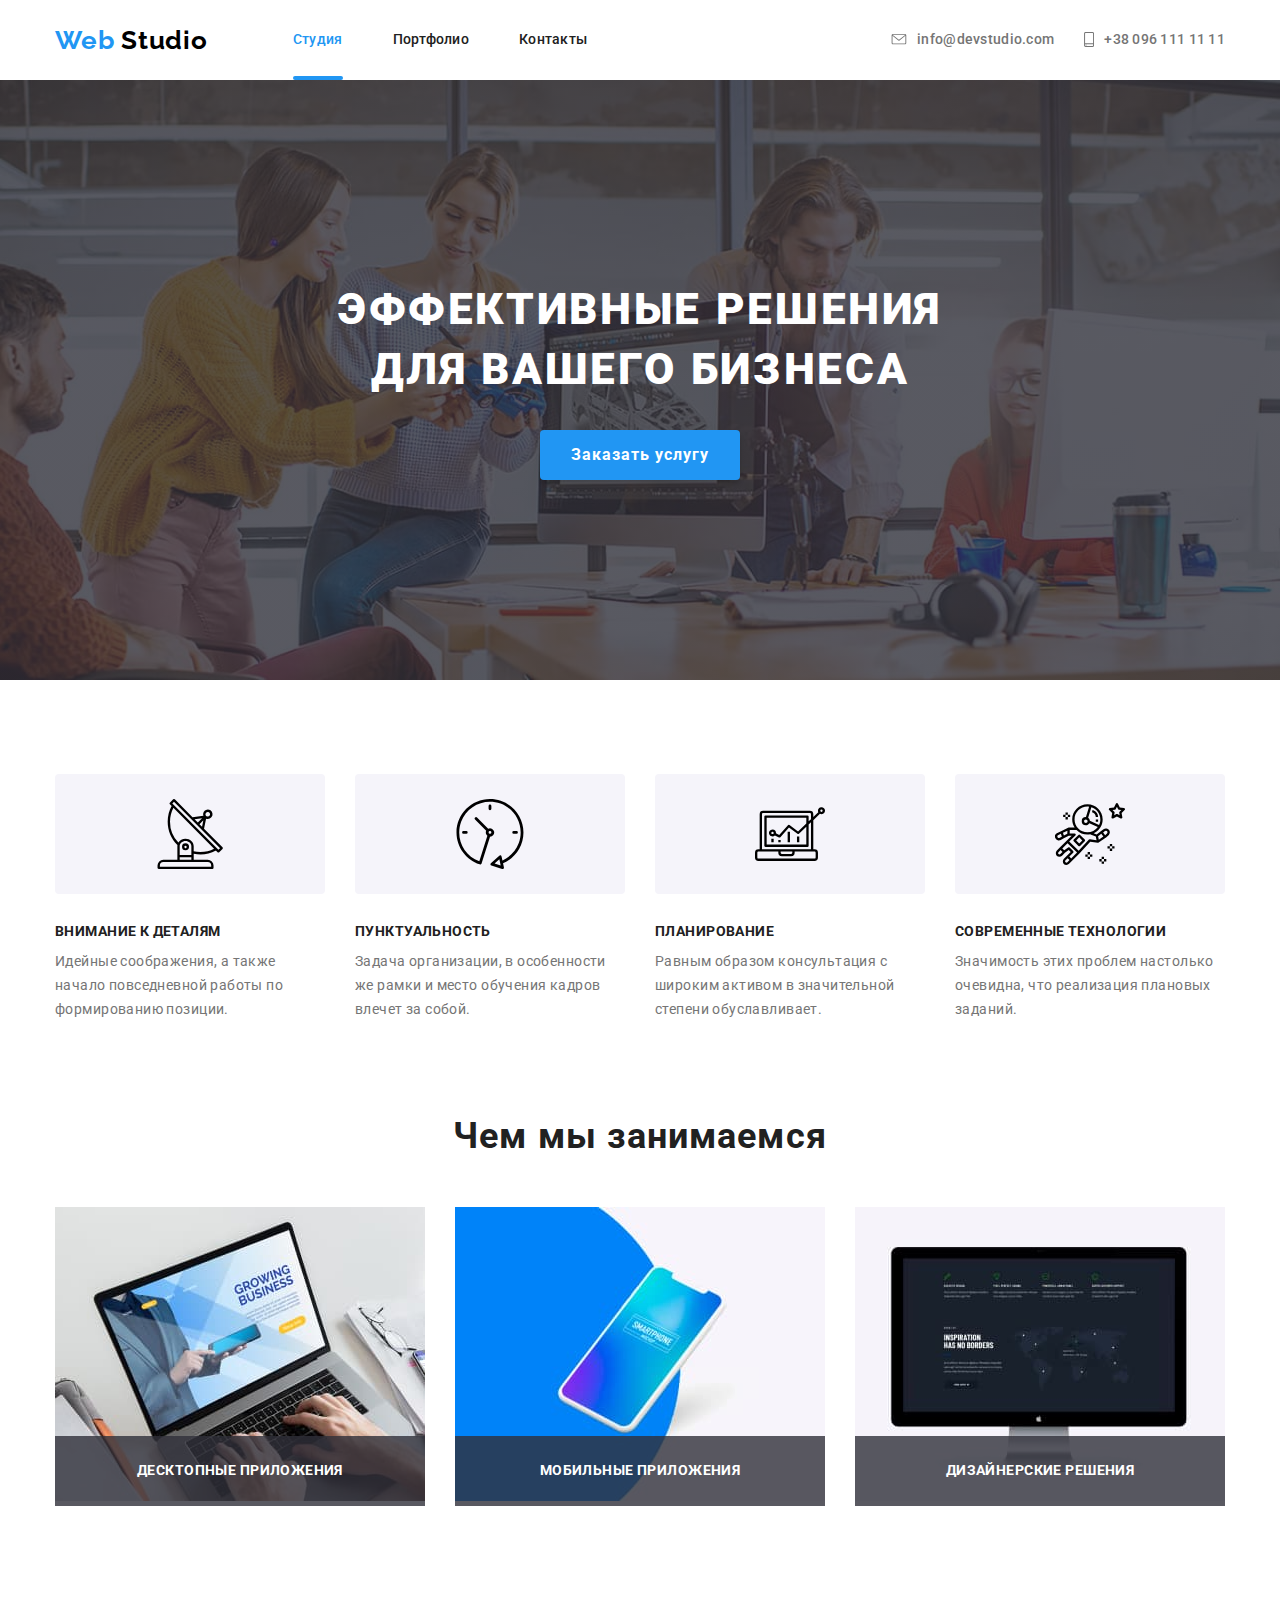
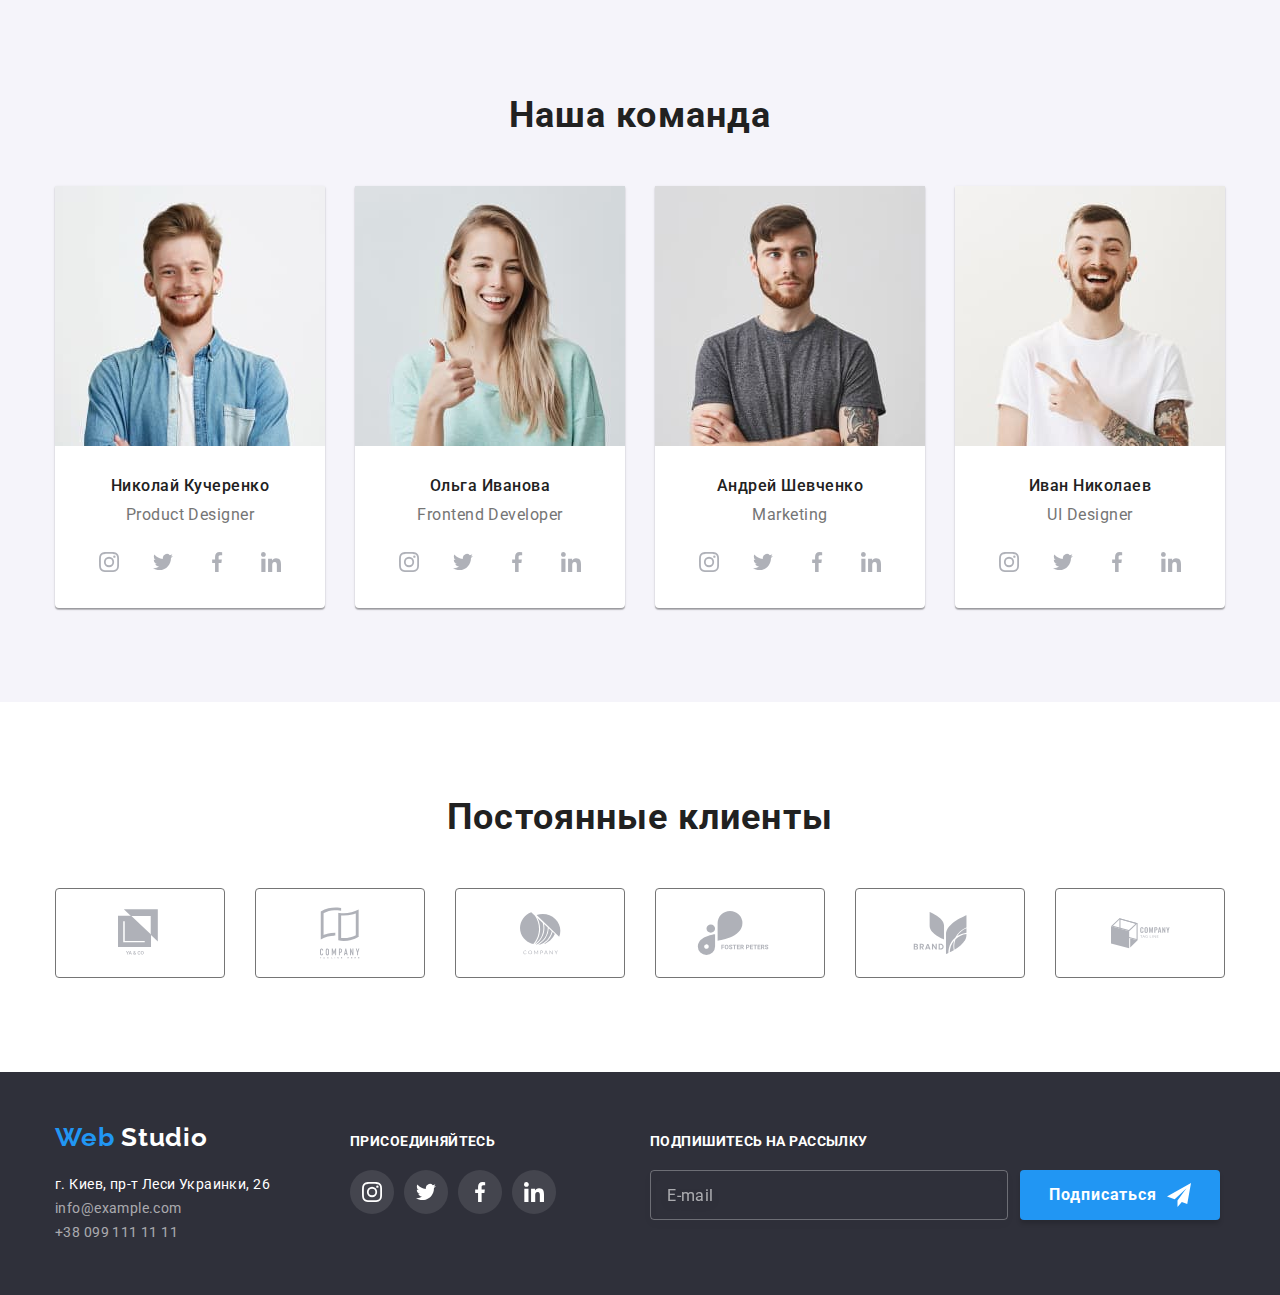
<file: index.html>
<!DOCTYPE html>
<html lang="ru">
  <head>
    <meta charset="UTF-8" />
    <meta name="viewport" content="width=device-width, initial-scale=1.0" />
    <title>Веб студия</title>
    <link
      href="https://fonts.googleapis.com/css2?family=Raleway:wght@700&family=Roboto:wght@400;500;700;900&display=swap"
      rel="stylesheet"
    />
    <link rel="stylesheet" href="./css/normalize.css" />
    <link rel="stylesheet" href="./css/styles.css" />
  </head>

  <body>
    <!--Навигация-->
    <header class="header">
      <div class="header-box container">
        <nav class="header-nav">
          <a class="logo link" href="./index.html" lang="en"
            ><span class="logo-first">Web</span> Studio</a
          >
          <ul class="site-nav list">
            <li class="site-item">
              <a class="site-link link current" href="./index.html">Студия</a>
            </li>
            <li class="site-item">
              <a class="site-link link" href="./portfolio.html">Портфолио</a>
            </li>
            <li class="site-item">
              <a class="site-link link" href="">Контакты</a>
            </li>
          </ul>
        </nav>
        <ul class="adress-nav list">
          <li class="adress-item">
            <a class="adress-link link" href="mailto:info@devstudio.com">
              <svg class="adress-envelope">
                <use href="./img/sprite.svg#envelope"></use>
              </svg>
              info@devstudio.com</a
            >
          </li>
          <li class="adress-item">
            <a class="adress-link link" href="tel:+380961111111">
              <svg class="adress-smartphone">
                <use href="./img/sprite.svg#smartphone"></use>
              </svg>
              +38 096 111 11 11</a
            >
          </li>
        </ul>
      </div>
    </header>
    <main>
      <!--Секция "герой" -->
      <section class="hero">
        <div class="hero-type">
          <h1 class="section-hero">
            Эффективные решения<br />
            для вашего бизнеса
          </h1>
          <button class="button" data-modal-open>Заказать услугу</button>
          <div class="backdrop is-hidden" data-modal>
            <div class="modal">
              <button class="close-button" type="button" data-modal-close>
                <svg class="close-button-icon">
                  <use href="./img/sprite.svg#close-btn"></use>
                </svg>
              </button>
              <b class="invitation">Оставьте свои данные, мы вам перезвоним</b>
              <form action="#" class="order">
                <label class="order-label"
                  ><input
                    class="order-input"
                    type="text"
                    name="name"
                    placeholder=" "
                  /><span class="order-text">Имя</span>
                  <svg class="order-icon">
                    <use href="./img/sprite.svg#person"></use>
                  </svg>
                </label>
                <label class="order-label">
                  <input
                    class="order-input"
                    type="tel"
                    name="tel"
                    placeholder=" "
                  /><span class="order-text">Телефон</span>
                  <svg class="order-icon">
                    <use href="./img/sprite.svg#call"></use>
                  </svg>
                </label>
                <label class="order-label"
                  ><input
                    class="order-input"
                    type="email"
                    name="e-mail"
                    placeholder=" "
                  /><span class="order-text">Почта</span>
                  <svg class="order-icon">
                    <use href="./img/sprite.svg#mail-us"></use>
                  </svg>
                </label>
                <label class="comments">
                  <textarea
                    class="comments-area"
                    name="comments"
                    id="comments"
                    placeholder=" "
                  ></textarea>
                  <span class="comments-text">Комментарий</span>
                </label>
                <label class="checkbox">
                  <input
                    class="checkbox-input"
                    type="checkbox"
                    name="checkbox"
                    value="confirm"
                  />
                  <span class="checkbox-custom-made">
                    <svg class="checkbox-icon">
                      <use href="./img/sprite.svg#checked"></use>
                    </svg>
                  </span>
                  <span class="checkbox-text"
                    >Соглашаюсь с рассылкой и принимаю</span
                  >
                  <a class="link" href=""
                    ><span class="checkbox-link">Условия договора</span></a
                  >
                </label>
                <button class="button" type="submit">
                  Отправить
                </button>
              </form>
            </div>
          </div>
        </div>
      </section>

      <!--Преимущества-->
      <section class="advantage container">
        <h2 hidden>Преимущества</h2>
        <!--Абзац использовала для того, чтобы его потом скрыть. Как в видео у Александра.-->
        <ul class="advantage-list list">
          <li class="advantage-list-item">
            <div class="advantage-picture">
              <svg class="picture-antenna">
                <use href="./img/sprite.svg#antenna"></use>
              </svg>
            </div>
            <h3 class="advantage-title">Внимание к деталям</h3>
            <p class="advantage-text">
              Идейные соображения, а также начало повседневной работы по
              формированию позиции.
            </p>
          </li>

          <li class="advantage-list-item">
            <div class="advantage-picture">
              <svg class="picture-clock">
                <use href="./img/sprite.svg#clock"></use>
              </svg>
            </div>
            <h3 class="advantage-title">Пунктуальность</h3>
            <p class="advantage-text">
              Задача организации, в особенности же рамки и место обучения кадров
              влечет за собой.
            </p>
          </li>

          <li class="advantage-list-item">
            <div class="advantage-picture">
              <svg class="picture-diagram">
                <use href="./img/sprite.svg#diagram"></use>
              </svg>
            </div>
            <h3 class="advantage-title">Планирование</h3>
            <p class="advantage-text">
              Равным образом консультация с широким активом в значительной
              степени обуславливает.
            </p>
          </li>

          <li class="advantage-list-item">
            <div class="advantage-picture">
              <svg class="picture-astronaut">
                <use href="./img/sprite.svg#astronaut"></use>
              </svg>
            </div>
            <h3 class="advantage-title">Современные технологии</h3>
            <p class="advantage-text">
              Значимость этих проблем настолько очевидна, что реализация
              плановых заданий.
            </p>
          </li>
        </ul>
      </section>

      <!--Род деятельности-->
      <section class="activity container">
        <h2 class="activity-title">Чем мы занимаемся</h2>

        <ul class="activity-list list">
          <li class="activity-list-item">
            <img
              src="./img/laptop.jpg"
              alt="Ноутбук"
              width="370"
              height="294"
            />
            <h3 class="activity-type">Десктопные приложения</h3>
          </li>

          <li class="activity-list-item">
            <img
              src="./img/mobile-phone.jpg"
              alt="Мобильный телефон"
              width="370"
              height="294"
            />
            <h3 class="activity-type">Мобильные приложения</h3>
          </li>

          <li class="activity-list-item">
            <img
              src="./img/pc.jpg"
              alt="Стационарный компьютер"
              width="370"
              height="294"
            />
            <h3 class="activity-type">Дизайнерские решения</h3>
          </li>
        </ul>
      </section>

      <!--Команда-->
      <section class="team">
        <div class="container">
          <h2 class="team-title">Наша команда</h2>
          <ul class="team-list list">
            <li class="team-list-item">
              <img
                class="picture"
                src="./img/Nikolay.jpg"
                alt="Николай"
                width="270"
                height="260"
              />
              <h3 class="team-name">Николай Кучеренко</h3>
              <p class="team-position" lang="en">Product Designer</p>
              <ul class="socialnetworks list">
                <li class="socialnetworks-item">
                  <a
                    class="socialnetworks-link"
                    href="https://www.instagram.com/?hl=ru"
                    aria-label="Инстаграм"
                  >
                    <svg class="socialnetworks-icon">
                      <use href="./img/sprite.svg#instagram"></use>
                    </svg>
                  </a>
                </li>
                <li class="socialnetworks-item">
                  <a
                    class="socialnetworks-link"
                    href="https://twitter.com/explore"
                    aria-label="Твиттер"
                  >
                    <svg class="socialnetworks-icon">
                      <use href="./img/sprite.svg#twitter"></use>
                    </svg>
                  </a>
                </li>
                <li class="socialnetworks-item">
                  <a
                    class="socialnetworks-link"
                    href="https://www.facebook.com/"
                    aria-label="Фейсбук"
                  >
                    <svg class="socialnetworks-icon">
                      <use href="./img/sprite.svg#facebook"></use>
                    </svg>
                  </a>
                </li>
                <li class="socialnetworks-item">
                  <a
                    class="socialnetworks-link"
                    href="https://www.linkedin.com/"
                    aria-label="ЛинкдИн"
                  >
                    <svg class="socialnetworks-icon">
                      <use href="./img/sprite.svg#linkedin"></use>
                    </svg>
                  </a>
                </li>
              </ul>
            </li>

            <li class="team-list-item">
              <img
                class="picture"
                src="./img/Olga.jpg"
                alt="Ольга"
                width="270"
                height="260"
              />
              <h3 class="team-name">Ольга Иванова</h3>
              <p class="team-position" lang="en">Frontend Developer</p>
              <ul class="socialnetworks list">
                <li class="socialnetworks-item">
                  <a
                    class="socialnetworks-link"
                    href="https://www.instagram.com/?hl=ru"
                    aria-label="Инстаграм"
                  >
                    <svg class="socialnetworks-icon">
                      <use href="./img/sprite.svg#instagram"></use>
                    </svg>
                  </a>
                </li>
                <li class="socialnetworks-item">
                  <a
                    class="socialnetworks-link"
                    href="https://twitter.com/explore"
                    aria-label="Твиттер"
                  >
                    <svg class="socialnetworks-icon">
                      <use href="./img/sprite.svg#twitter"></use>
                    </svg>
                  </a>
                </li>
                <li class="socialnetworks-item">
                  <a
                    class="socialnetworks-link"
                    href="https://www.facebook.com/"
                    aria-label="Фейсбук"
                  >
                    <svg class="socialnetworks-icon">
                      <use href="./img/sprite.svg#facebook"></use>
                    </svg>
                  </a>
                </li>
                <li class="socialnetworks-item">
                  <a
                    class="socialnetworks-link"
                    href="https://www.linkedin.com/"
                    aria-label="ЛинкдИн"
                  >
                    <svg class="socialnetworks-icon">
                      <use href="./img/sprite.svg#linkedin"></use>
                    </svg>
                  </a>
                </li>
              </ul>
            </li>

            <li class="team-list-item">
              <img
                class="picture"
                src="./img/Andrey.jpg"
                alt="Андрей"
                width="270"
                height="260"
              />
              <h3 class="team-name">Андрей Шевченко</h3>
              <p class="team-position" lang="en">Marketing</p>
              <ul class="socialnetworks list">
                <li class="socialnetworks-item">
                  <a
                    class="socialnetworks-link"
                    href="https://www.instagram.com/?hl=ru"
                    aria-label="Инстаграм"
                  >
                    <svg class="socialnetworks-icon">
                      <use href="./img/sprite.svg#instagram"></use>
                    </svg>
                  </a>
                </li>
                <li class="socialnetworks-item">
                  <a
                    class="socialnetworks-link"
                    href="https://twitter.com/explore"
                    aria-label="Твиттер"
                  >
                    <svg class="socialnetworks-icon">
                      <use href="./img/sprite.svg#twitter"></use>
                    </svg>
                  </a>
                </li>
                <li class="socialnetworks-item">
                  <a
                    class="socialnetworks-link"
                    href="https://www.facebook.com/"
                    aria-label="Фейсбук"
                  >
                    <svg class="socialnetworks-icon">
                      <use href="./img/sprite.svg#facebook"></use>
                    </svg>
                  </a>
                </li>
                <li class="socialnetworks-item">
                  <a
                    class="socialnetworks-link"
                    href="https://www.linkedin.com/"
                    aria-label="ЛинкдИн"
                  >
                    <svg class="socialnetworks-icon">
                      <use href="./img/sprite.svg#linkedin"></use>
                    </svg>
                  </a>
                </li>
              </ul>
            </li>

            <li class="team-list-item">
              <img
                class="picture"
                src="./img/Ivan.jpg"
                alt="Иван"
                width="270"
                height="260"
              />
              <h3 class="team-name">Иван Николаев</h3>
              <p class="team-position" lang="en">UI Designer</p>
              <ul class="socialnetworks list">
                <li class="socialnetworks-item">
                  <a
                    class="socialnetworks-link"
                    href="https://www.instagram.com/?hl=ru"
                    aria-label="Инстаграм"
                  >
                    <svg class="socialnetworks-icon">
                      <use href="./img/sprite.svg#instagram"></use>
                    </svg>
                  </a>
                </li>
                <li class="socialnetworks-item">
                  <a
                    class="socialnetworks-link"
                    href="https://twitter.com/explore"
                    aria-label="Твиттер"
                  >
                    <svg class="socialnetworks-icon">
                      <use href="./img/sprite.svg#twitter"></use>
                    </svg>
                  </a>
                </li>
                <li class="socialnetworks-item">
                  <a
                    class="socialnetworks-link"
                    href="https://www.facebook.com/"
                    aria-label="Фейсбук"
                  >
                    <svg class="socialnetworks-icon">
                      <use href="./img/sprite.svg#facebook"></use>
                    </svg>
                  </a>
                </li>
                <li class="socialnetworks-item">
                  <a
                    class="socialnetworks-link"
                    href="https://www.linkedin.com/"
                    aria-label="ЛинкдИн"
                  >
                    <svg class="socialnetworks-icon">
                      <use href="./img/sprite.svg#linkedin"></use>
                    </svg>
                  </a>
                </li>
              </ul>
            </li>
          </ul>
        </div>
      </section>

      <!--Постоянные клиенты-->
      <section class="clients container">
        <h2 class="clients-title">Постоянные клиенты</h2>
        <ul class="clients-list list">
          <li class="clients-list-item">
            <a class="clients-link" href="" aria-label="иконка клиента"
              ><svg class="clients-icon" width="44" height="49">
                <use href="./img/sprite.svg#logo1"></use>
              </svg>
            </a>
          </li>

          <li class="clients-list-item">
            <a class="clients-link" href="" aria-label="иконка клиента">
              <svg class="clients-icon" width="40" height="52">
                <use href="./img/sprite.svg#logo2"></use>
              </svg>
            </a>
          </li>

          <li class="clients-list-item">
            <a class="clients-link" href="" aria-label="иконка клиента">
              <svg class="clients-icon" width="41" height="43">
                <use href="./img/sprite.svg#logo3"></use>
              </svg>
            </a>
          </li>

          <li class="clients-list-item">
            <a class="clients-link" href="" aria-label="иконка клиента">
              <svg class="clients-icon" width="88" height="45">
                <use href="./img/sprite.svg#logo4"></use>
              </svg>
            </a>
          </li>

          <li class="clients-list-item">
            <a class="clients-link" href="" aria-label="иконка клиента">
              <svg class="clients-icon" width="80" height="42">
                <use href="./img/sprite.svg#logo5"></use>
              </svg>
            </a>
          </li>

          <li class="clients-list-item">
            <a class="clients-link" href="" aria-label="иконка клиента">
              <svg class="clients-icon" width="59" height="47">
                <use href="./img/sprite.svg#logo6"></use>
              </svg>
            </a>
          </li>
        </ul>
      </section>
    </main>
    <!--Подвал-->
    <footer class="basement">
      <div class="basement-nav container">
        <div class="basement-name">
          <a class="basement-logo" href="./index.html" lang="en"
            ><span class="logo-first">Web</span> Studio</a
          >
          <address class="address">
            <span class="basement-adress">г. Киев, пр-т Леси Украинки, 26</span
            ><br />
            <span class="basement-mail">info@example.com</span><br />
            <span class="basement-number">+38 099 111 11 11</span>
          </address>
        </div>

        <div class="join">
          <b class="basement-join">Присоединяйтесь</b>
          <ul class="join-us list">
            <li class="join-us-link">
              <a class="join-us-tag" href="" aria-label="Инстаграмм">
                <svg class="join-us-icon">
                  <use href="./img/sprite.svg#instagram"></use>
                </svg>
              </a>
            </li>
            <li class="join-us-link">
              <a class="join-us-tag" href="" aria-label="Твиттер">
                <svg class="join-us-icon">
                  <use href="./img/sprite.svg#twitter"></use>
                </svg>
              </a>
            </li>
            <li class="join-us-link">
              <a class="join-us-tag" href="" aria-label="Фейсбук">
                <svg class="join-us-icon">
                  <use href="./img/sprite.svg#facebook"></use>
                </svg>
              </a>
            </li>
            <li class="join-us-link">
              <a class="join-us-tag" href="" aria-label="ЛинкдИн">
                <svg class="join-us-icon">
                  <use href="./img/sprite.svg#linkedin"></use>
                </svg>
              </a>
            </li>
          </ul>
        </div>
        <form class="mail-send" action="#">
          <b class="mail-title">Подпишитесь на рассылку</b>
          <div class="mail-container">
            <label class="mail-label"
              ><input
                class="mail-input"
                type="email"
                name="e-mail"
                placeholder="E-mail"
              />
            </label>
            <button class="button mail-button" type="submit">
              <span class="mail-subscribe">Подписаться</span>
              <svg class="mail-icon">
                <use href="./img/sprite.svg#subscribe"></use>
              </svg>
            </button>
          </div>
        </form>
      </div>
    </footer>
    <script src="./js/modal.js"></script>
  </body>
</html>
</file>
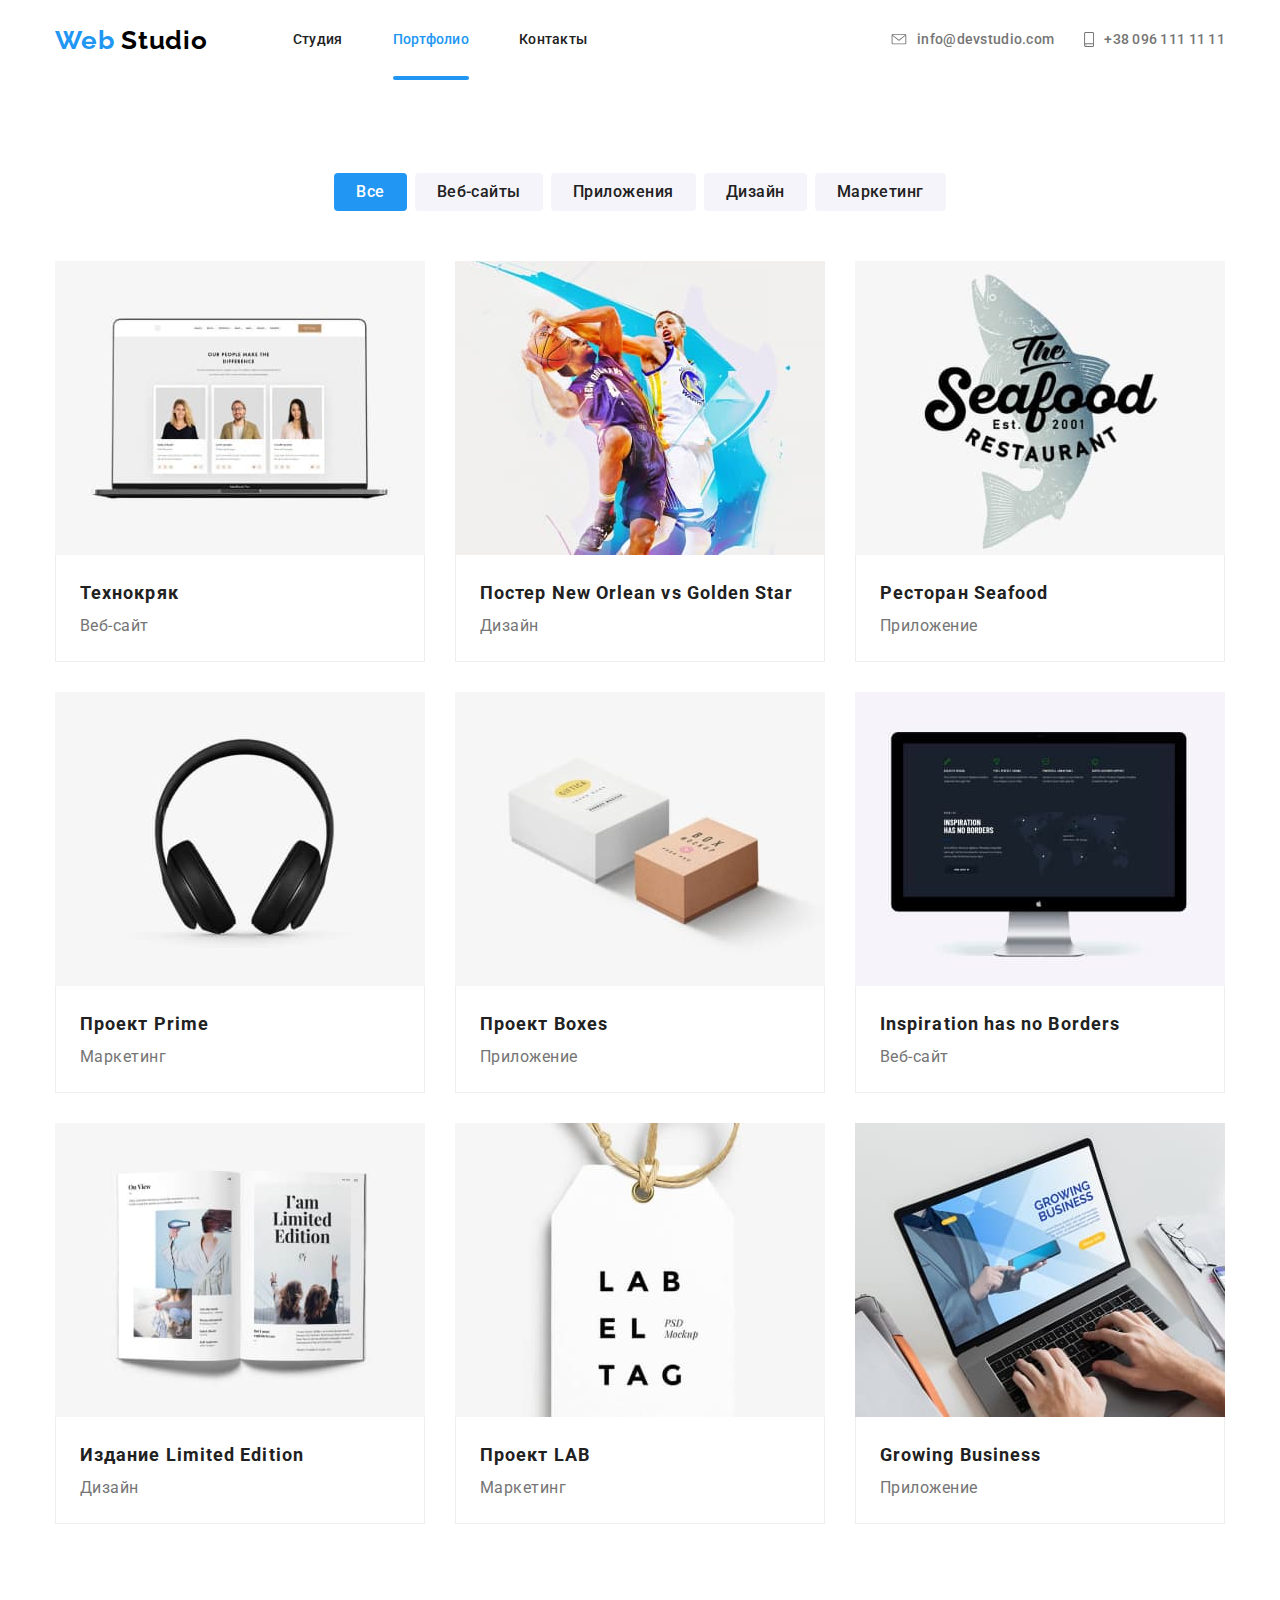
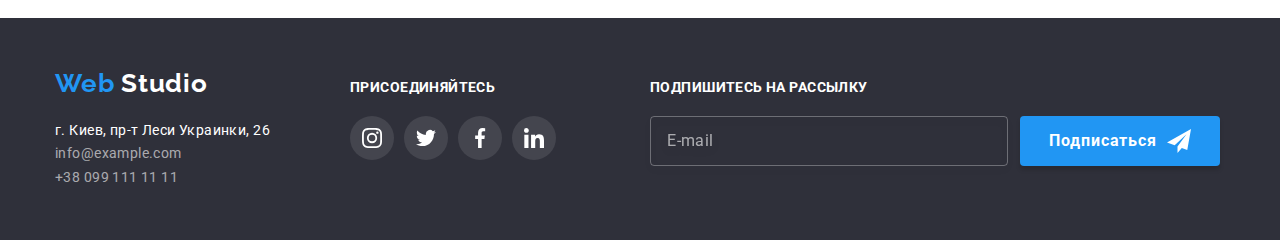
<file: portfolio.html>
<!DOCTYPE html>
<html lang="ru">
  <head>
    <meta charset="UTF-8" />
    <meta name="viewport" content="width=device-width, initial-scale=1.0" />
    <title>Веб студия</title>
    <link
      href="https://fonts.googleapis.com/css2?family=Raleway:wght@700&family=Roboto:wght@400;500;700;900&display=swap"
      rel="stylesheet"
    />
    <link rel="stylesheet" href="./css/normalize.css" />
    <link rel="stylesheet" href="./css/styles.css" />
  </head>

  <body>
    <!--Навигация сайта-->
    <header class="header">
      <div class="header-box container">
        <nav class="header-nav">
          <a class="logo link" href="./index.html" lang="en"
            ><span class="logo-first">Web</span> Studio</a
          >
          <ul class="site-nav list">
            <li class="site-item">
              <a class="site-link link" href="./index.html">Студия</a>
            </li>
            <li class="site-item">
              <a class="site-link link current" href="./portfolio.html"
                >Портфолио</a
              >
            </li>
            <li class="site-item">
              <a class="site-link link" href="">Контакты</a>
            </li>
          </ul>
        </nav>
        <ul class="adress-nav list">
          <li class="adress-item">
            <a class="adress-link link" href="mailto:info@devstudio.com">
              <svg class="adress-envelope">
                <use href="./img/sprite.svg#envelope"></use>
              </svg>
              info@devstudio.com</a
            >
          </li>
          <li class="adress-item">
            <a class="adress-link link" href="tel:+380961111111">
              <svg class="adress-smartphone">
                <use href="./img/sprite.svg#smartphone"></use>
              </svg>
              +38 096 111 11 11</a
            >
          </li>
        </ul>
      </div>
    </header>
    <main>
      <!--Примеры работ-->
      <section class="our-examples container">
        <h1 hidden>Наши работы</h1>

        <ul class="examples-filter list">
          <li class="item">
            <button class="button-portfolio" type="button">Все</button>
          </li>

          <li class="item">
            <button class="button-primary" type="button">Веб-сайты</button>
          </li>

          <li class="item">
            <button class="button-primary" type="button">Приложения</button>
          </li>

          <li class="item">
            <button class="button-primary" type="button">Дизайн</button>
          </li>

          <li class="item">
            <button class="button-primary" type="button">Маркетинг</button>
          </li>
        </ul>

        <ul class="examples-list list">
          <li class="examples-list-item">
            <a class="examples-link" href="" aria-label="Веб-сайт">
              <div class="examples-description-photo">
                <img
                  class="photo"
                  src="./img/website.jpg"
                  alt="Веб-сайт"
                  width="370"
                  height="294"
                />
                <p class="examples-description">
                  Технокряк это современная площадка распространения
                  коронавируса. Компании используют эту платформу для цифрового
                  шпионажа и атак на защищённые сервера конкурентов.
                </p>
              </div>
              <div class="border-items">
                <h2 class="examples">Технокряк</h2>
                <p class="examples-name">Веб-сайт</p>
              </div>
            </a>
          </li>

          <li class="examples-list-item">
            <a class="examples-link" href="" aria-label="Дизайн">
              <div class="examples-description-photo">
                <img
                  class="photo"
                  src="./img/poster.jpg"
                  alt="Дизайн"
                  width="370"
                  height="294"
                />
                <p class="examples-description">
                  Технокряк это современная площадка распространения
                  коронавируса. Компании используют эту платформу для цифрового
                  шпионажа и атак на защищённые сервера конкурентов.
                </p>
              </div>
              <div class="border-items">
                <h2 class="examples">
                  Постер <span lang="en">New Orlean vs Golden Star</span>
                </h2>
                <p class="examples-name">Дизайн</p>
              </div>
            </a>
          </li>

          <li class="examples-list-item">
            <a class="examples-link" href="" aria-label="Приложение">
              <div class="examples-description-photo">
                <img
                  class="photo"
                  src="./img/restaurant.jpg"
                  alt="Приложение"
                  width="370"
                  height="294"
                />
                <p class="examples-description">
                  Технокряк это современная площадка распространения
                  коронавируса. Компании используют эту платформу для цифрового
                  шпионажа и атак на защищённые сервера конкурентов.
                </p>
              </div>
              <div class="border-items">
                <h2 class="examples">
                  Ресторан <span lang="en">Seafood</span>
                </h2>
                <p class="examples-name">Приложение</p>
              </div>
            </a>
          </li>

          <li class="examples-list-item">
            <a class="examples-link" href="" aria-label="Маркетинг">
              <div class="examples-description-photo">
                <img
                  class="photo"
                  src="./img/project.jpg"
                  alt="Маркетинг"
                  width="370"
                  height="294"
                />
                <p class="examples-description">
                  Технокряк это современная площадка распространения
                  коронавируса. Компании используют эту платформу для цифрового
                  шпионажа и атак на защищённые сервера конкурентов.
                </p>
              </div>
              <div class="border-items">
                <h2 class="examples">Проект <span lang="en">Prime</span></h2>
                <p class="examples-name">Маркетинг</p>
              </div>
            </a>
          </li>

          <li class="examples-list-item">
            <a class="examples-link" href="" aria-label="Приложение">
              <div class="examples-description-photo">
                <img
                  class="photo"
                  src="./img/app.jpg"
                  alt="Приложение"
                  width="370"
                  height="294"
                />
                <p class="examples-description">
                  Технокряк это современная площадка распространения
                  коронавируса. Компании используют эту платформу для цифрового
                  шпионажа и атак на защищённые сервера конкурентов.
                </p>
              </div>
              <div class="border-items">
                <h2 class="examples">Проект <span lang="en">Boxes</span></h2>
                <p class="examples-name">Приложение</p>
              </div>
            </a>
          </li>

          <li class="examples-list-item">
            <a class="examples-link" href="" aria-label="Веб-сайт">
              <div class="examples-description-photo">
                <img
                  class="photo"
                  src="./img/pc.jpg"
                  alt="Веб-сайт"
                  width="370"
                  height="294"
                />
                <p class="examples-description">
                  Технокряк это современная площадка распространения
                  коронавируса. Компании используют эту платформу для цифрового
                  шпионажа и атак на защищённые сервера конкурентов.
                </p>
              </div>
              <div class="border-items">
                <h2 lang="en" class="examples">Inspiration has no Borders</h2>
                <p class="examples-name">Веб-сайт</p>
              </div>
            </a>
          </li>

          <li class="examples-list-item">
            <a class="examples-link" href="" aria-label="Дизайн">
              <div class="examples-description-photo">
                <img
                  class="photo"
                  src="./img/design.jpg"
                  alt="Дизайн"
                  width="370"
                  height="294"
                />
                <p class="examples-description">
                  Технокряк это современная площадка распространения
                  коронавируса. Компании используют эту платформу для цифрового
                  шпионажа и атак на защищённые сервера конкурентов.
                </p>
              </div>
              <div class="border-items">
                <h2 class="examples">
                  Издание <span lang="en">Limited Edition</span>
                </h2>
                <p class="examples-name">Дизайн</p>
              </div>
            </a>
          </li>

          <li class="examples-list-item">
            <a class="examples-link" href="" aria-label="Маркетинг">
              <div class="examples-description-photo">
                <img
                  class="photo"
                  src="./img/marketing.jpg"
                  alt="Маркетинг"
                  width="370"
                  height="294"
                />
                <p class="examples-description">
                  Технокряк это современная площадка распространения
                  коронавируса. Компании используют эту платформу для цифрового
                  шпионажа и атак на защищённые сервера конкурентов.
                </p>
              </div>
              <div class="border-items">
                <h2 class="examples">Проект <span lang="en">LAB</span></h2>
                <p class="examples-name">Маркетинг</p>
              </div>
            </a>
          </li>

          <li class="examples-list-item">
            <a class="examples-link" href="" aria-label="Приложение">
              <div class="examples-description-photo">
                <img
                  class="photo"
                  src="./img/laptop.jpg"
                  alt="Приложение"
                  width="370"
                  height="294"
                />
                <p class="examples-description">
                  Технокряк это современная площадка распространения
                  коронавируса. Компании используют эту платформу для цифрового
                  шпионажа и атак на защищённые сервера конкурентов.
                </p>
              </div>
              <div class="border-items">
                <h2 class="examples" lang="en">Growing Business</h2>
                <p class="examples-name">Приложение</p>
              </div>
            </a>
          </li>
        </ul>
      </section>
    </main>

    <!--Подвал-->
    <footer class="basement">
      <div class="basement-nav container">
        <div class="basement-name">
          <a class="basement-logo" href="./index.html" lang="en"
            ><span class="logo-first">Web</span> Studio</a
          >
          <address class="address">
            <span class="basement-adress">г. Киев, пр-т Леси Украинки, 26</span
            ><br />
            <span class="basement-mail">info@example.com</span><br />
            <span class="basement-number">+38 099 111 11 11</span>
          </address>
        </div>

        <div class="join">
          <b class="basement-join">Присоединяйтесь</b>
          <ul class="join-us list">
            <li class="join-us-link">
              <a class="join-us-tag" href="" aria-label="Инстаграмм">
                <svg class="join-us-icon">
                  <use href="./img/sprite.svg#instagram"></use>
                </svg>
              </a>
            </li>
            <li class="join-us-link">
              <a class="join-us-tag" href="" aria-label="Твиттер">
                <svg class="join-us-icon">
                  <use href="./img/sprite.svg#twitter"></use>
                </svg>
              </a>
            </li>
            <li class="join-us-link">
              <a class="join-us-tag" href="" aria-label="Фейсбук">
                <svg class="join-us-icon">
                  <use href="./img/sprite.svg#facebook"></use>
                </svg>
              </a>
            </li>
            <li class="join-us-link">
              <a class="join-us-tag" href="" aria-label="ЛинкдИн">
                <svg class="join-us-icon">
                  <use href="./img/sprite.svg#linkedin"></use>
                </svg>
              </a>
            </li>
          </ul>
        </div>
        <form class="mail-send" action="#">
          <b class="mail-title">Подпишитесь на рассылку</b>
          <div class="mail-container">
            <label class="mail-label"
              ><input
                class="mail-input"
                type="email"
                name="e-mail"
                placeholder="E-mail"
              />
            </label>
            <button class="button mail-button" type="submit">
              <span class="mail-subscribe">Подписаться</span>
              <svg class="mail-icon">
                <use href="./img/sprite.svg#subscribe"></use>
              </svg>
            </button>
          </div>
        </form>
      </div>
    </footer>
  </body>
</html>
</file>
<file: css/styles.css>
/* Цветовая палитра сайта*/
/* Основной цвет заголовков и навигации #212121; */
/* Вторичный цвет подписи #757575; */
/* Цвет заголовков в роде деятельности #FFFFFF; */
/* Цвет ссылок в футере rgba(255, 255, 255, 0.6); */
/* Цвет логотипа #2196F3; #000000; */
/* Цвет background #F5F4FA */
/* Цвет фона footer #2F303A */
/* Цвет фона картинок rgba(47, 48, 58, 0.8);*/
:root {
  --primary-text-color: #212121;
  --title-text-color: #757575;
  --accent-color: #2196f3;
  --another-title-color: #ffffff;
  --background-text-color: #f5f4fa;
}

html {
  box-sizing: border-box;
}

*,
*::before,
*::after {
  box-sizing: inherit;
}

ul {
  list-style: none;
}

.container {
  width: 1200px;
  padding-right: 15px;
  padding-left: 15px;
  margin: auto;
}

body {
  background-color: var(--another-title-color);
  color: var(--primary-text-color);
  font-family: Roboto, sans-serif;
}

/* Resets */

h1,
h2,
h3,
p {
  margin: 0;
}

.list {
  list-style: none;
  padding: 0;
  margin: 0;
}

.picture {
  display: block;
}

/* Header*/
.header-box {
  display: flex;
  align-items: center;
  justify-content: space-between;
}

.header-nav {
  display: flex;
  align-items: center;
}

.site-nav {
  display: flex;
}

.adress-nav {
  display: flex;
}

.site-link {
  display: block;
  position: relative;
  padding-top: 32px;
  padding-bottom: 32px;
}

.adress-link {
  display: flex;
  align-items: center;
  fill: var(--title-text-color);
}
.site-item:not(:last-child) {
  margin-right: 50px;
}

.adress-item:not(:last-child) {
  margin-right: 30px;
}

.logo {
  font-family: Raleway;
  font-weight: 700;
  font-size: 26px;
  line-height: 1.19;
  letter-spacing: 0.03em;
  text-decoration: none;

  color: #000000;
}

.header-nav .logo {
  margin-right: 85px;
}

.logo-first {
  color: var(--accent-color);
}

.site-link {
  text-decoration: none;
  font-weight: 500;
  font-size: 14px;
  line-height: 1.14;
  letter-spacing: 0.02em;

  color: var(--primary-text-color);
  transition: color 250ms cubic-bezier(0.4, 0, 0.2, 1);
}

.site-nav .link:hover,
.site-nav .link:focus {
  color: var(--accent-color);
}

.link.current {
  color: var(--accent-color);
}

.adress-nav .link {
  text-decoration: none;
  font-weight: 500;
  font-size: 14px;
  line-height: 1.14;
  letter-spacing: 0.02em;

  color: var(--title-text-color);
  transition: color 250ms cubic-bezier(0.4, 0, 0.2, 1);
}

.adress-link:hover,
.adress-link:focus {
  color: var(--accent-color);
  fill: var(--accent-color);
}

.adress-envelope {
  width: 16px;
  height: 11px;
  margin-right: 10px;
}

.adress-smartphone {
  width: 10px;
  height: 15px;
  margin-right: 10px;
}

.current::after {
  content: "";
  display: block;
  position: absolute;
  width: 100%;
  height: 4px;
  bottom: 0;
  background: var(--accent-color);
  border-radius: 2px;
}

/* Section hero */
.hero {
  max-width: 1600px;
  height: 600px;
  margin-left: auto;
  margin-right: auto;
  background-image: linear-gradient(
      rgba(47, 48, 58, 0.8),
      rgba(47, 48, 58, 0.8)
    ),
    url("../img/background-photo.jpg");
  background-repeat: no-repeat;
  background-size: cover;
  background-position: center;

  background-color: var(--title-text-color);
}

.hero-type {
  padding-top: 200px;
  padding-bottom: 200px;
}

.section-hero {
  width: 696px;
  margin-bottom: 30px;
  margin-right: auto;
  margin-left: auto;

  font-weight: 900;
  font-size: 44px;
  line-height: 1.36;
  text-align: center;
  letter-spacing: 0.06em;
  text-transform: uppercase;

  color: var(--another-title-color);
}

.button {
  display: block;
  width: 200px;
  padding-top: 10px;
  padding-bottom: 10px;
  margin-right: auto;
  margin-left: auto;
  border-width: 0px;
  border-radius: 4px;

  font-weight: 700;
  font-size: 16px;
  line-height: 1.87;
  align-items: center;
  text-align: center;
  letter-spacing: 0.06em;

  color: var(--another-title-color);
  background-color: var(--accent-color);
  box-shadow: 0px 4px 4px rgba(0, 0, 0, 0.15);
  cursor: pointer;
  transition: background-color 250ms cubic-bezier(0.4, 0, 0.2, 1);
}

.button:hover,
.button:focus {
  background-color: #188ce8;
}

.button-primary {
  font-weight: 500;
  font-size: 16px;
  line-height: 1.62;
  text-align: center;
  letter-spacing: 0.03em;

  color: var(--primary-text-color);
  background-color: var(--background-text-color);
}

/* Modal */
.backdrop {
  position: fixed;
  top: 0;
  left: 0;
  width: 100%;
  height: 100%;
  z-index: 1;
  background-color: rgba(0, 0, 0, 0.2);
  transition: opacity 250ms cubic-bezier(0.4, 0, 0.2, 1);
}

.is-hidden {
  opacity: 0;
  pointer-events: none;
}

/* Form */
.modal {
  position: absolute;
  top: 50%;
  left: 50%;
  transform: translate(-50%, -50%);

  width: 528px;
  padding-top: 40px;
  padding-right: 40px;
  padding-bottom: 40px;
  padding-left: 40px;

  background-color: var(--another-title-color);
  box-shadow: 0px 1px 3px rgba(0, 0, 0, 0.12), 0px 1px 1px rgba(0, 0, 0, 0.14),
    0px 2px 1px rgba(0, 0, 0, 0.2);
  border-radius: 4px;
}

.close-button {
  display: flex;
  position: absolute;

  top: 8px;
  right: 8px;
  width: 30px;
  height: 30px;
  padding: 0;
  border-radius: 50%;

  background-color: var(--another-title-color);
  border: 1px solid rgba(0, 0, 0, 0.1);
  cursor: pointer;
}

.close-button-icon {
  width: 19px;
  height: 19px;
  margin: auto;
  transition: fill 250ms cubic-bezier(0.4, 0, 0.2, 1);
}

.close-button:hover .close-button-icon,
.close-button:focus .close-button-icon {
  fill: var(--accent-color);
}

.invitation {
  display: block;

  margin-bottom: 30px;
  font-weight: bold;
  font-size: 20px;
  line-height: 1.15;
  text-align: center;
  letter-spacing: 0.03em;

  color: var(--primary-text-color);
}

.order {
  display: flex;
  flex-wrap: wrap;
}

.order-label,
.comments {
  position: relative;
  margin-bottom: 28px;
}

.order-input {
  width: 448px;
  height: 40px;
  padding-left: 42px;
  border: 1px solid rgba(33, 33, 33, 0.2);
  border-radius: 4px;
  outline: none;
}

.order-icon {
  position: absolute;

  top: 11px;
  left: 16px;
  width: 18px;
  height: 18px;

  fill: var(--primary-text-color);
  transition: fill 250ms cubic-bezier(0.4, 0, 0.2, 1);
}

.order-input:focus ~ .order-icon,
.order-input:not(:placeholder-shown) ~ .order-icon {
  fill: var(--accent-color);
}

.order-text,
.comments-text {
  position: absolute;
  top: 12px;
  left: 0;

  margin-left: 42px;
  font-size: 14px;
  line-height: 1.14;
  letter-spacing: 0.01em;
  transition: transform 250ms cubic-bezier(0.4, 0, 0.2, 1);

  color: var(--title-text-color);
}

.order-label:focus-within .order-text,
.comments:focus-within .comments-text,
.order-input:not(:placeholder-shown) + .order-text,
.comments-area:not(:placeholder-shown) + .comments-text {
  transform: translate(-25px, -30px);
  font-size: 12px;
  line-height: 1.17;
  letter-spacing: 0.01em;

  color: var(--accent-color);
}

.comments-area {
  resize: none;
  width: 448px;
  height: 120px;
  padding-top: 12px;
  padding-right: 16px;
  padding-bottom: 12px;
  padding-left: 16px;
  border: 1px solid rgba(33, 33, 33, 0.2);
  border-radius: 4px;
  outline: none;
}

.comments-text {
  margin-left: 16px;
}

.comments:focus-within .comments-text {
  transform: translateY(-30px);
}

.comments-area:not(:placeholder-shown) + .comments-text {
  transform: translateY(-30px);
}

.order-input:focus,
.comments-area:focus {
  border-color: var(--accent-color);
}

.checkbox {
  display: flex;
  align-items: center;
  padding-left: 34px;
  margin-bottom: 30px;
}

.checkbox-input {
  position: absolute;
  width: 1px;
  height: 1px;
  margin: -1px;
  border: 0;
  padding: 0;
  overflow: hidden;
  clip: rect(0 0 0 0);
}

.checkbox-custom-made {
  display: flex;
  position: absolute;

  width: 16px;
  height: 15px;
  margin-left: -23px;
  justify-content: center;
  align-items: center;
  border: 2px solid var(--primary-text-color);
  border-radius: 2px;
  transition: background-color 250ms cubic-bezier(0.4, 0, 0.2, 1);
}

.checkbox-icon {
  width: 12px;
  height: 12px;
  fill: var(--another-title-color);
  opacity: 0;
}

.checkbox-input:checked + .checkbox-custom-made .checkbox-icon {
  opacity: 1;
}

.checkbox-input:checked + .checkbox-custom-made {
  background-color: var(--accent-color);
  border: 2px solid var(--accent-color);
}

.checkbox-text {
  margin-right: 4px;
  font-size: 14px;
  line-height: 1.71px;

  color: var(--title-text-color);
}

.checkbox-link {
  font-size: 14px;
  line-height: 1.71px;
  text-decoration-line: underline;

  color: #2196f3;
}

/* Section advantage*/
.advantage {
  padding-top: 94px;
  padding-bottom: 94px;
}

.advantage-list {
  display: flex;
}

.advantage-list-item {
  width: 270px;
}

.advantage-title {
  margin-bottom: 10px;

  font-size: 14px;
  line-height: 1.14;
  letter-spacing: 0.03em;
  text-transform: uppercase;

  color: var(--primary-text-color);
}

.advantage-text {
  font-size: 14px;
  line-height: 1.71;
  letter-spacing: 0.03em;

  color: var(--title-text-color);
}

.advantage-picture {
  display: flex;
  width: 270px;
  height: 120px;
  margin-bottom: 30px;
  border-radius: 4px;

  background-color: var(--background-text-color);
}

.picture-antenna,
.picture-clock,
.picture-diagram,
.picture-astronaut {
  width: 70px;
  height: 70px;
  margin: auto;
}

.advantage-list-item:not(:last-child) {
  margin-right: 30px;
}

/* Section activity */
.activity {
  padding-bottom: 94px;
}

.activity-list {
  display: flex;
}

.activity-list-item {
  position: relative;
}

.activity-list-item:not(:last-child) {
  margin-right: 30px;
}

.activity-title {
  margin-bottom: 50px;

  font-size: 36px;
  line-height: 1.16;
  text-align: center;
  letter-spacing: 0.03em;

  color: var(--primary-text-color);
}

.activity-type {
  display: flex;
  position: absolute;
  width: 100%;
  height: 70px;
  right: 0;
  bottom: 0;

  font-size: 14px;
  line-height: 1.14;
  text-align: center;
  letter-spacing: 0.03em;
  text-transform: uppercase;
  justify-content: center;
  align-items: center;

  color: var(--another-title-color);
  background-color: rgba(47, 48, 58, 0.8);
}

/* Section team */
.team {
  padding-top: 94px;
  padding-bottom: 94px;

  background: #f5f4fa;
}

.team-list {
  display: flex;
  justify-content: center;
}

.team-title {
  margin-bottom: 50px;

  font-size: 36px;
  line-height: 1.17;
  text-align: center;
  letter-spacing: 0.03em;

  color: var(--primary-text-color);
}

.team-list-item {
  padding-bottom: 24px;
  border-bottom-right-radius: 4px;
  border-bottom-left-radius: 4px;
  box-shadow: 0px 2px 1px rgba(0, 0, 0, 0.2), 0px 1px 1px rgba(0, 0, 0, 0.14),
    0px 1px 3px rgba(0, 0, 0, 0.12);
  background-color: var(--another-title-color);
}

.team-list-item:not(:last-child) {
  margin-right: 30px;
}

.team-list-item .picture {
  margin-bottom: 30px;
}

.team-name {
  margin-bottom: 10px;

  font-weight: 500;
  font-size: 16px;
  line-height: 1.19;
  text-align: center;
  letter-spacing: 0.03em;

  color: var(--primary-text-color);
}

.team-position {
  margin-bottom: 16px;

  font-size: 16px;
  line-height: 1.19;
  text-align: center;
  letter-spacing: 0.03em;

  color: var(--title-text-color);
}

.socialnetworks {
  display: flex;
  justify-content: center;
}

.socialnetworks-link {
  display: flex;
  width: 44px;
  height: 44px;
  border-radius: 50%;

  background: rgba(255, 255, 255, 0.1);
  transition: background-color 250ms cubic-bezier(0.4, 0, 0.2, 1);
}

.socialnetworks-icon {
  width: 20px;
  height: 20px;
  margin: auto;

  fill: #afb1b8;
}

.socialnetworks-item:not(:last-child) {
  margin-right: 10px;
}

.socialnetworks-link:hover,
.socialnetworks-link:focus {
  background-color: var(--accent-color);
}

.socialnetworks-link:hover .socialnetworks-icon,
.socialnetworks-link:focus .socialnetworks-icon {
  fill: var(--another-title-color);
}

/* Section clients */
.clients {
  padding-top: 94px;
  padding-bottom: 94px;
}

.clients-list {
  display: flex;
}

.clients-list-item:not(:last-child) {
  margin-right: 30px;
}

.clients-title {
  margin-bottom: 50px;

  font-size: 36px;
  line-height: 1.17;
  text-align: center;
  letter-spacing: 0.03em;

  color: var(--primary-text-color);
}

.clients-link {
  display: flex;
  width: 170px;
  height: 90px;
  border: 1px solid var(--title-text-color);
  border-radius: 4px;

  transition: border-color 250ms cubic-bezier(0.4, 0, 0.2, 1);
}

.clients-icon {
  margin: auto;
  fill: #afb1b8;

  transition: fill 250ms cubic-bezier(0.4, 0, 0.2, 1);
}

.clients-link:hover,
.clients-link:focus,
.clients-link:hover .clients-icon,
.clients-link:focus .clients-icon {
  border-color: var(--accent-color);
  fill: var(--accent-color);
}

/* Footer */
.basement {
  padding-top: 50px;
  padding-bottom: 50px;

  text-decoration: none;

  background-color: #2f303a;
}

.basement-nav {
  display: flex;
  align-items: baseline;
}

.basement-name {
  margin-right: 80px;
}

.basement-name .basement-logo {
  display: block;
  margin-bottom: 20px;
}

.basement-logo {
  font-family: Raleway;
  font-weight: 700;
  font-size: 26px;
  line-height: 1.19;
  letter-spacing: 0.03em;
  text-decoration: none;

  color: var(--another-title-color);
}

.basement-adress {
  text-decoration: none;
  font-weight: 400;
  font-size: 14px;
  line-height: 1.71;
  letter-spacing: 0.03em;
  font-style: normal;

  color: var(--another-title-color);
}

.basement-join {
  display: block;
  margin-bottom: 20px;
  text-decoration: none;
  font-weight: 700;
  font-size: 14px;
  line-height: 1.14;
  letter-spacing: 0.03em;
  text-transform: uppercase;

  color: var(--another-title-color);
}

.basement-mail,
.basement-number {
  text-decoration: none;
  font-weight: 400;
  font-size: 14px;
  line-height: 1.71;
  letter-spacing: 0.03em;
  font-style: normal;

  color: rgba(255, 255, 255, 0.6);
}

.join {
  margin-right: 94px;
}

.join-us {
  display: flex;
}

.join-us-tag {
  display: flex;
  width: 44px;
  height: 44px;
  border-radius: 50%;

  background: rgba(255, 255, 255, 0.1);
  transition: background-color 250ms cubic-bezier(0.4, 0, 0.2, 1);
}

.join-us-icon {
  width: 20px;
  height: 20px;
  margin: auto;

  fill: var(--another-title-color);
}

.join-us-link:not(:last-child) {
  margin-right: 10px;
}

.join-us-tag:hover,
.join-us-tag:focus {
  background-color: var(--accent-color);
}

.mail-title {
  display: block;
  margin-bottom: 20px;
  font-weight: bold;
  font-size: 14px;
  line-height: 1.14;
  letter-spacing: 0.03em;
  text-transform: uppercase;
  color: var(--another-title-color);
}

.mail-input {
  width: 358px;
  height: 50px;
  padding-top: 15px;
  padding-bottom: 15px;
  padding-left: 16px;
  margin-right: 12px;
  background-color: transparent;
  border: 1px solid rgba(255, 255, 255, 0.3);
  box-sizing: border-box;
  filter: drop-shadow(0px 4px 4px rgba(0, 0, 0, 0.15));
  border-radius: 4px;
  color: var(--another-title-color);
}

.mail-input::placeholder {
  font-size: 16px;
  line-height: 1.25;
  letter-spacing: 0.03em;
  color: rgba(255, 255, 255, 0.6);
}

.mail-container {
  display: flex;
}

.mail-button {
  display: flex;
  justify-content: center;
  align-items: center;
}

.mail-subscribe {
  margin-right: 10px;
}

.mail-icon {
  width: 24px;
  height: 24px;
  fill: var(--another-title-color);
}

/*Examples of our work */
.our-examples {
  padding-top: 93px;
  padding-bottom: 94px;
}

.examples-filter {
  display: flex;
  justify-content: center;
  margin-bottom: 50px;
}

.examples-filter .item:not(:last-child) {
  margin-right: 8px;
}

.examples {
  font-size: 18px;
  line-height: 2;
  letter-spacing: 0.06em;

  color: var(--primary-text-color);
}

.examples-name {
  font-size: 16px;
  line-height: 1.87;
  letter-spacing: 0.03em;

  color: var(--title-text-color);
}

.examples-description {
  position: absolute;
  width: 100%;
  height: 100%;
  top: 0;
  left: 0;
  padding-top: 63px;
  padding-right: 24px;
  padding-bottom: 63px;
  padding-left: 24px;
  font-size: 18px;
  line-height: 1.55;
  letter-spacing: 0.03em;

  color: var(--another-title-color);
  background-color: rgba(33, 150, 243, 0.9);
  transform: translateY(100%);
  transition: transform 250ms cubic-bezier(0.4, 0, 0.2, 1);
}

.button-portfolio {
  display: block;
  padding-top: 6px;
  padding-right: 22px;
  padding-bottom: 6px;
  padding-left: 22px;
  border-width: 0px;
  border-radius: 4px;

  font-weight: 500;
  font-size: 16px;
  line-height: 1.62;
  text-align: center;
  letter-spacing: 0.03em;

  color: var(--another-title-color);
  background-color: var(--accent-color);
}

.button-primary {
  display: block;
  padding-top: 6px;
  padding-right: 22px;
  padding-bottom: 6px;
  padding-left: 22px;
  border-width: 0px;
  border-radius: 4px;

  cursor: pointer;
  transition: background-color 250ms cubic-bezier(0.4, 0, 0.2, 1);
}

.button-primary:hover,
.button-primary:focus {
  background-color: var(--accent-color);
  color: var(--another-title-color);
}

.examples-link {
  text-decoration: none;
}

.examples-link .photo {
  display: block;
}

.examples-link {
  display: block;
}

.border-items {
  padding-top: 20px;
  padding-right: 24px;
  padding-bottom: 20px;
  padding-left: 24px;
  border-right: 1px solid #eeeeee;
  border-bottom: 1px solid #eeeeee;
  border-left: 1px solid #eeeeee;
}

.examples-list {
  display: flex;
  flex-wrap: wrap;
}

.examples-list-item {
  width: calc((100% - 60px) / 3);
  margin-right: 30px;
}

.examples-list-item:nth-child(3n) {
  margin-right: 0px;
}

.examples-list-item:nth-child(-n + 6) {
  margin-bottom: 30px;
}

.examples-link:hover,
.examples-link:focus {
  color: var(--another-title-color);
  box-shadow: 1px 4px 6px rgba(0, 0, 0, 0.16), 0px 4px 4px rgba(0, 0, 0, 0.06),
    0px 1px 1px rgba(0, 0, 0, 0.12);
}

.examples-description-photo {
  position: relative;
  overflow: hidden;
}

.examples-link:hover .examples-description,
.examples-link:focus .examples-description {
  transform: translateY(0%);
}
</file>
